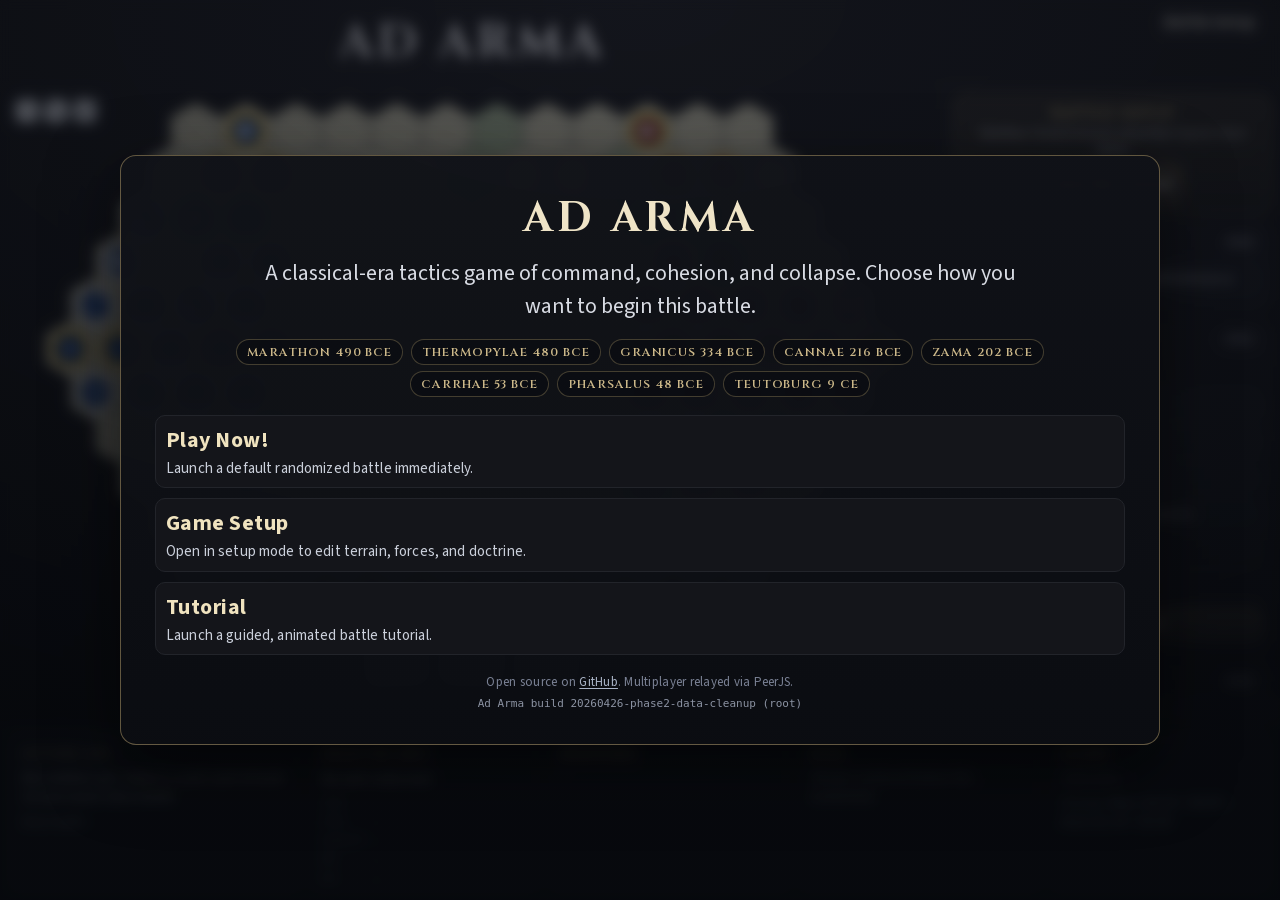
<file: index.html>
<!doctype html>
<html lang="en">
<head>
  <meta charset="utf-8" />
  <meta name="viewport" content="width=device-width, initial-scale=1, viewport-fit=cover" />
  <meta name="apple-mobile-web-app-capable" content="yes" />
  <meta name="apple-mobile-web-app-title" content="Ad Arma" />
  <meta name="theme-color" content="#1a1410" />
  <meta name="description" content="Ad Arma is a free, browser-based classical-era hex tactics game of command, cohesion, and collapse. Play historical battles like Marathon, Cannae, and Pharsalus solo or online." />
  <title>Ad Arma — Classical-Era Hex Tactics in the Browser</title>

  <link rel="canonical" href="https://ad-arma.com/" />

  <meta property="og:type" content="website" />
  <meta property="og:site_name" content="Ad Arma" />
  <meta property="og:title" content="Ad Arma — Classical-Era Hex Tactics" />
  <meta property="og:description" content="A free browser tactics game of command, cohesion, and collapse. Marathon, Cannae, Pharsalus, and more — solo or online." />
  <meta property="og:url" content="https://ad-arma.com/" />
  <meta property="og:image" content="https://ad-arma.com/assets/og-image.png" />
  <meta property="og:image:width" content="1200" />
  <meta property="og:image:height" content="630" />
  <meta property="og:image:alt" content="Ad Arma — classical-era hex tactics game" />

  <meta name="twitter:card" content="summary_large_image" />
  <meta name="twitter:title" content="Ad Arma — Classical-Era Hex Tactics" />
  <meta name="twitter:description" content="A free browser tactics game of command, cohesion, and collapse." />
  <meta name="twitter:image" content="https://ad-arma.com/assets/og-image.png" />

  <link rel="icon" type="image/svg+xml" href="assets/favicon.svg" />
  <link rel="icon" type="image/png" sizes="32x32" href="assets/favicon-32.png" />
  <link rel="apple-touch-icon" sizes="180x180" href="assets/apple-touch-icon.png" />
  <link rel="manifest" href="site.webmanifest" />

  <link rel="preload" as="font" type="font/woff2" href="fonts/cinzel-latin.woff2" crossorigin />
  <link rel="preload" as="font" type="font/woff2" href="fonts/sourcesans3-latin.woff2" crossorigin />
  <link rel="preload" as="script" href="app/main.js?v=20260426-phase2-data-cleanup" />
  <link rel="preload" as="script" href="vendor/peerjs-1.5.4.min.js" />
  <link rel="stylesheet" href="fonts/fonts.css" />
  <link rel="stylesheet" href="app/style.css?v=20260426-phase2-data-cleanup" />
</head>
<body>
  <div id="introOverlay" class="introOverlay open" aria-hidden="false">
    <div class="introCard" role="dialog" aria-modal="true" aria-labelledby="introTitle">
      <h1 id="introTitle" class="introTitle">Ad Arma</h1>
      <p class="introLead">
        A classical-era tactics game of command, cohesion, and collapse. Choose how you want to begin this battle.
      </p>
      <p class="introScenarioStrip" aria-label="Featured historical battles">
        <span>Marathon&nbsp;490 BCE</span>
        <span>Thermopylae&nbsp;480 BCE</span>
        <span>Granicus&nbsp;334 BCE</span>
        <span>Cannae&nbsp;216 BCE</span>
        <span>Zama&nbsp;202 BCE</span>
        <span>Carrhae&nbsp;53 BCE</span>
        <span>Pharsalus&nbsp;48 BCE</span>
        <span>Teutoburg&nbsp;9 CE</span>
      </p>
      <div class="introActions" id="introActions">
        <button id="introPlayNowBtn" class="btn introActionBtn" type="button">
          <span class="introActionTitle">Play Now!</span>
          <span class="introActionSub">Launch a default randomized battle immediately.</span>
        </button>
        <button id="introSetupBtn" class="btn introActionBtn" type="button">
          <span class="introActionTitle">Game Setup</span>
          <span class="introActionSub">Open in setup mode to edit terrain, forces, and doctrine.</span>
        </button>
        <button id="introTutorialBtn" class="btn introActionBtn" type="button">
          <span class="introActionTitle">Tutorial</span>
          <span class="introActionSub">Launch a guided, animated battle tutorial.</span>
        </button>
      </div>
      <div id="introTutorialPanel" class="introTutorialPanel" hidden>
        <h2>Guided Tutorial</h2>
        <p>
          This scripted lesson loads a fixed mirrored battlefield and walks through each piece type with narrated text
          and animated board callouts, including how to read War Council previews before you commit a directive.
        </p>
        <ul>
          <li>Infantry, Cavalry, Skirmisher, Archer</li>
          <li>General command radius, Runner relay, Medic support</li>
          <li>Combat flow: hit, retreat, and disarray</li>
          <li>Short movement, targeting, and directive-preview demonstrations</li>
        </ul>
        <div class="row">
          <button id="introTutorialStartBtn" class="btn wide btnHero" type="button">Start Guided Tutorial</button>
          <button id="introTutorialBackBtn" class="btn" type="button">Back</button>
        </div>
      </div>
      <p class="introFooter">
        Open source on <a href="https://github.com/never-nude/ad-arma-2" rel="noopener" target="_blank">GitHub</a>.
        Multiplayer relayed via PeerJS.
        <span class="introBuild" data-build-marker>Ad Arma build loading</span>
      </p>
    </div>
  </div>

  <div id="tutorialGuideOverlay" class="tutorialGuideOverlay" hidden aria-hidden="true">
    <div class="tutorialGuideCard" role="dialog" aria-modal="false" aria-labelledby="tutorialGuideTitle">
      <div class="tutorialGuideHead">
        <h2 id="tutorialGuideTitle">Battle Tutorial</h2>
        <div class="tutorialGuideHeadRight">
          <div id="tutorialGuideStepMeta" class="tutorialGuideStepMeta">Step 1/1</div>
          <button id="tutorialToggleUiBtn" class="btn tutorialGuideHeadBtn" type="button">Show UI</button>
          <button id="tutorialMinBtn" class="btn tutorialGuideHeadBtn" type="button">Minimize</button>
        </div>
      </div>
      <h3 id="tutorialGuideStepTitle" class="tutorialGuideStepTitle">Introduction</h3>
      <p id="tutorialGuideStepText" class="tutorialGuideStepText">
        Tutorial narration loads here.
      </p>
      <ul id="tutorialGuideLearn" class="tutorialGuideLearn" hidden></ul>
      <div id="tutorialGuideUnitWrap" class="tutorialGuideUnitWrap" hidden>
        <div class="tutorialGuideUnitLabel">Unit Mechanics</div>
        <div id="tutorialGuideUnitMove" class="tutorialGuideUnitMove"></div>
        <div id="tutorialGuideUnitRole" class="tutorialGuideUnitRole"></div>
        <ul id="tutorialGuideUnitNotes" class="tutorialGuideUnitNotes" hidden></ul>
      </div>
      <div id="tutorialGuideTaskWrap" class="tutorialGuideTaskWrap" hidden>
        <div class="tutorialGuideTaskLabel">Practice Task</div>
        <div id="tutorialGuideTaskText" class="tutorialGuideTaskText">Task instructions load here.</div>
        <div id="tutorialGuideTaskStatus" class="tutorialGuideTaskStatus">Waiting…</div>
      </div>
      <div class="tutorialGuideControls">
        <button id="tutorialPrevBtn" class="btn" type="button">Previous</button>
        <button id="tutorialAutoBtn" class="btn" type="button">Autoplay</button>
        <button id="tutorialSkipTaskBtn" class="btn" type="button">Skip Task</button>
        <button id="tutorialNextBtn" class="btn" type="button">Next</button>
      </div>
      <div class="tutorialGuideFooter">
        <button id="tutorialExitBtn" class="btn" type="button">Exit Tutorial</button>
      </div>
    </div>
  </div>

  <header id="hud">
    <div id="hudTitle">Ad Arma</div>
    <div id="hudMeta">…</div>
    <div id="hudLast">…</div>
  </header>

  <main id="layout">
    <section id="canvasWrap">
      <div id="boardStage">
        <canvas id="c"></canvas>
        <div id="cornerDiceHud" aria-live="polite" aria-label="Last dice roll">
          <div id="cornerDiceRow" class="physicalDiceRow"></div>
        </div>
      </div>
      <div id="boardDiceDock" aria-live="polite" aria-label="Last dice roll">
        <div id="physicalDiceRow" class="physicalDiceRow">
          <span class="physicalDiceEmpty">No dice yet.</span>
        </div>
        <div id="boardDiceResult" class="boardDiceResult"></div>
      </div>
    </section>

    <aside id="side">
      <div id="setupStageBanner" class="setupStageBanner">
        <div class="setupStageTitle">Battle Setup</div>
        <div class="setupStageSub">Workflow: Choose Scenario • Build War Council • Start Battle</div>
        <div class="setupStageActions">
          <button id="doctrineOpenHeroBtn" class="btn wide btnHero">Open War Council</button>
        </div>
      </div>
      <div id="turnOrdersPanel" class="panel">
        <div class="panelTitle">Turn &amp; Orders</div>
        <div class="row">
          <div class="label">Battle</div>
          <button id="modeBtn" class="btn">To Play</button>
        </div>

        <div class="row">
          <div class="label">Game</div>
          <select id="gameModeSel" class="select">
            <option value="hvai">Human vs AI</option>
            <option value="online">Online Host/Guest</option>
          </select>
        </div>

        <div id="aiDifficultyRow" class="row">
          <div class="label">AI</div>
          <select id="aiDifficultySel" class="select">
            <option value="easy">Easy</option>
            <option value="standard">Standard</option>
            <option value="hard">Hard</option>
          </select>
        </div>
        <div id="humanSideRow" class="row">
          <div class="label">Side</div>
          <select id="humanSideSel" class="select">
            <option value="blue">Blue</option>
            <option value="red">Red</option>
          </select>
        </div>

        <div class="row">
          <div class="label">Victory</div>
          <select id="victorySel" class="select"></select>
        </div>
        <div class="row">
          <button id="endTurnBtn" class="btn wide">End Turn</button>
        </div>
        <div class="row">
          <button id="lineAdvanceBtn" class="btn wide">Line Advance</button>
        </div>
        <div class="row">
          <button id="doctrineOpenTurnBtn" class="btn wide btnHero">Open War Council</button>
        </div>
        <div class="row playOnlyRow">
          <div class="label">Advance Dir</div>
          <select id="lineAdvanceDirSel" class="select">
            <option value="ur">Up Right</option>
            <option value="ul">Up Left</option>
            <option value="dr">Down Right</option>
            <option value="dl">Down Left</option>
          </select>
        </div>
        <div class="row playOnlyRow">
          <div class="label">Directive</div>
          <select id="commandSel" class="select"></select>
        </div>
        <div id="commandCoachCard" class="commandCoachCard playOnlyRow" aria-live="polite">
          <div class="commandCoachHead">
            <div id="commandCoachTitle" class="commandCoachTitle">Directive Preview</div>
            <div id="commandCoachMeta" class="commandCoachMeta">
              Select a directive to see its spend, picks, and battlefield effect before you commit.
            </div>
          </div>
          <div id="commandCoachBody" class="commandCoachBody">
            Open War Council for the animated board preview, or choose a directive to see its plain-language coaching here.
          </div>
        </div>
        <div class="row playOnlyRow">
          <button id="commandUseBtn" class="btn wide">Use Directive</button>
          <button id="commandSkipBtn" class="btn wide">Skip Directive</button>
        </div>
        <div class="row playOnlyRow">
          <button id="openOrdersKeyBtn" class="btn wide">Orders Key</button>
        </div>
        <div id="commandPhaseNote" class="note">Start-of-turn doctrine step: declare one directive now, press Skip Directive, or click a friendly unit to begin without one.</div>
      </div>

      <div id="statusPanel" class="panel">
        <div class="panelTitle">Battle Status</div>
        <div id="statusMeta" class="statusMeta">Status loading…</div>
        <div id="statusLast" class="statusLast">Latest action: -</div>
      </div>

      <div id="rulesPanel" class="panel">
        <div class="panelTitle">Rules</div>
        <div class="row">
          <button id="openQuickRulesBtn" class="btn wide">Quick Rules</button>
          <button id="openFullRulesBtn" class="btn wide">Full Reference</button>
        </div>
      </div>

      <div id="scenarioPanel" class="panel">
        <div class="panelTitle">Scenario</div>
        <div class="row">
          <select id="scenarioSel" class="select"></select>
        </div>
        <div id="scenarioSides" class="note scenarioSides">Blue: Blue Army • Red: Red Army</div>
      </div>

      <div id="setupPanel" class="panel">
        <div class="panelTitle">Battle Setup</div>
        <div class="row">
          <div class="label">Tool</div>
          <button id="toolUnits" class="btn">Units</button>
          <button id="toolTerrain" class="btn">Terrain</button>
        </div>
      </div>

      <div id="ordersPanel" class="panel">
        <div class="panelTitle">War Council</div>
        <div id="ordersReadyNote" class="note">
          Waiting for game setup. In online mode, this panel appears after both commanders are connected.
        </div>
        <div class="note">
          Build each side with 3 Tier-1, 3 Tier-2, and 3 Tier-3 orders.
          Tier sets the War Council selection group; the preview shows the action spend paid when an order is issued.
          Reusable orders can be issued again in later turns. Single-Use orders are consumed after use.
        </div>
        <div class="row">
          <div class="label">Loadout</div>
          <button id="doctrineRecommendedBtn" class="btn">Recommended</button>
          <button id="doctrineRandomBtn" class="btn">Random</button>
          <button id="doctrineBlankBtn" class="btn">Blank</button>
        </div>
        <div class="row">
          <button id="doctrineOpenBtn" class="btn wide">War Council</button>
        </div>
        <div id="doctrineSummary" class="note">Blue and Red doctrine loadouts pending.</div>
      </div>

      <div id="doctrineIntelPanel" class="panel">
        <div class="panelTitle">Order Intelligence</div>
        <div class="note">Own doctrine (hidden to enemy until used):</div>
        <div id="doctrineOwnList" class="doctrineList"></div>
        <div class="note">Known enemy doctrine (revealed):</div>
        <div id="doctrineKnownList" class="doctrineList"></div>
        <div class="note">Enemy single-use orders already consumed:</div>
        <div id="doctrineSpentList" class="doctrineList"></div>
        <div class="note">Command history (recent):</div>
        <div id="doctrineHistoryList" class="doctrineList"></div>
      </div>

      <div id="dicePanel" class="panel">
        <div class="panelTitle">Dice</div>
        <div class="row">
          <div class="label">Last Roll</div>
          <div id="diceSummary" class="diceSummary">No rolls yet.</div>
        </div>
        <div id="diceTray" class="diceTray"></div>
      </div>

      <div id="editorPanel" class="panel editorOnly">
        <div class="panelTitle">Editor Tools</div>
        <div class="row">
          <div class="label">Side</div>
          <button id="sideBlue" class="btn">Blue</button>
          <button id="sideRed" class="btn">Red</button>
        </div>

        <div class="row">
          <div class="label">Type</div>
          <div id="typeBtns" class="btnGrid">
            <button class="btn" data-type="inf">INF</button>
            <button class="btn" data-type="cav">CAV</button>
            <button class="btn" data-type="skr">SKR</button>
            <button class="btn" data-type="arc">ARC</button>
            <button class="btn" data-type="gen">GEN</button>
            <button class="btn" data-type="run">RUN</button>
            <button class="btn" data-type="iat">MED</button>
          </div>
        </div>

        <div class="row">
          <button id="eraseBtn" class="btn wide">Erase</button>
        </div>

        <div class="row">
          <div class="label">Quality</div>
          <button id="qGreen" class="btn">Green</button>
          <button id="qRegular" class="btn">Regular</button>
          <button id="qVeteran" class="btn">Veteran</button>
        </div>

        <div class="row">
          <div class="label">Terrain</div>
              <div id="terrainBtns" class="btnGrid">
                <button class="btn" data-terrain="clear">Clear</button>
                <button class="btn" data-terrain="hills">Hills</button>
                <button class="btn" data-terrain="woods">Woods</button>
                <button class="btn" data-terrain="rough">Rough</button>
                <button class="btn" data-terrain="water">Water</button>
                <button class="btn" data-terrain="mountains">Mountains</button>
              </div>
            </div>

          </div>

      <div id="rulesSideOverlay" class="rulesSideOverlay" aria-hidden="true">
        <div class="rulesSideCard" role="dialog" aria-modal="true" aria-labelledby="rulesSideTitle">
          <div class="rulesSideHead">
            <h2 id="rulesSideTitle">Rules Reference</h2>
            <button id="closeRulesSideBtn" class="btn" type="button">Close</button>
          </div>
          <div class="rulesSideTabs">
            <button id="rulesTabQuickBtn" class="btn active" type="button">Quick Rules</button>
            <button id="rulesTabFullBtn" class="btn" type="button">Full Reference</button>
            <button id="rulesTabCommandsBtn" class="btn" type="button">Orders Guide</button>
          </div>
          <div class="rulesSideBody">
            <article id="rulesQuickDoc" class="rulesDoc active">
              <h3>Short Rules</h3>
              <p>
                Each side gets 3 actions per turn. At the start of each turn, before unit actions, you may commit one command order
                or skip the doctrine step. After that, you may move, attack, pass, or use Line Advance. After action 3, turn passes automatically.
              </p>
              <p>
                Dice are d6: 6 = hit + disarray, 5 = hit, 4 = retreat, 3 = disarray, 1-2 = miss.
                Blocked retreat converts to damage.
              </p>
              <p>
                Command is local. Generals project command (Green 3, Regular 4, Veteran 5). Runners relay command at radius 1.
                Cavalry and veterans are less restricted by command breaks.
              </p>
              <p>
                Terrain matters: clear is easiest, woods/hills/rough add friction, water and mountains are impassable.
                Woods also reduce incoming attack dice.
              </p>
              <h3>Victory Modes</h3>
              <ul>
                <li><b>Proportional Victory:</b> capture UP equal to at least half of your own starting UP.</li>
                <li><b>Annihilation:</b> destroy all enemy units.</li>
                <li><b>Decapitation:</b> destroy all enemy generals.</li>
              </ul>
              <h3>Controls</h3>
              <ul>
                <li><b>P</b> to pass with selected unit.</li>
                <li><b>L</b> for Line Advance with infantry selection.</li>
                <li><b>C</b> to toggle command overlay.</li>
                <li>In Edit mode, click to place units or paint terrain.</li>
                <li>In Play mode, click a friendly unit to view legal move/attack options.</li>
              </ul>
            </article>

            <article id="rulesFullDoc" class="rulesDoc">
              <h3>Ad Arma Full Reference</h3>
              <p>
                Ad Arma is a hex-based tactics game about coordination, pressure, and collapse. Each piece is a formation,
                not a single person. Infantry holds lines, cavalry changes battle geometry, skirmishers screen and disrupt, and
                archers create ranged pressure. Generals are command anchors. Runners and medics are support units with no
                frontline attack role. The core design idea is simple: armies win when they keep cohesion and break the enemy's.
              </p>
              <p>
                A normal turn gives each side three actions. Most units can be activated once in that turn. Because actions are
                limited, good play is about choosing where to spend attention instead of trying to move everything at once. If a
                player uses fewer than three actions, the turn can still be ended manually, but after the third action it should
                advance automatically. This keeps momentum and prevents unnecessary clicks.
              </p>
              <p>
                Unit quality affects staying power and strategic value. In Ad Arma, quality changes HP and UP, and in some
                cases command dependence and mobility. It does not exist just for flavor. Green formations are cheaper and more
                brittle. Regular formations are dependable. Veteran formations are harder to break and can operate more
                independently. This is one of the main balancing levers for scenario design and army drafting.
              </p>
              <ul>
                <li><b>INF HP:</b> 3 / 4 / 5 (Green / Regular / Veteran)</li>
                <li><b>CAV HP:</b> 2 / 3 / 4</li>
                <li><b>SKR HP:</b> 1 / 2 / 3</li>
                <li><b>ARC HP:</b> 1 / 2 / 3</li>
                <li><b>GEN HP:</b> 2 / 3 / 4</li>
                <li><b>RUN HP:</b> 2 / 2 / 2</li>
                <li><b>Medic HP:</b> 1 / 1 / 1</li>
              </ul>
              <ul>
                <li><b>INF UP:</b> 3 / 5 / 7</li>
                <li><b>CAV UP:</b> 6 / 8 / 10</li>
                <li><b>SKR UP:</b> 2 / 3 / 4</li>
                <li><b>ARC UP:</b> 2 / 4 / 6</li>
                <li><b>GEN UP:</b> 8 / 10 / 12</li>
                <li><b>RUN UP:</b> 1 / 2 / 3</li>
                <li><b>Medic UP:</b> 4 / 4 / 4</li>
              </ul>
              <p>
                Movement is constrained by both terrain and engagement. Clear terrain costs 1 movement point. Hills, woods, and
                rough generally cost 2, except cavalry usually pays 3 there. Water is impassable. Engaged units usually cannot
                move freely, which creates sticky fronts and makes line shape matter. Skirmishers, runners, and veterans can
                disengage by one safe hex under the current rules. This means elite or specialized formations can recover from
                contact better than standard troops.
              </p>
              <p>
                Combat is resolved with d6 dice. A 6 is hit + disarray, 5 is hit, 4 is retreat, 3 is disarray, and
                1-2 is miss. Melee and ranged profiles determine how many dice are rolled before modifiers. Standard melee dice are:
                infantry 2, cavalry 3, skirmishers 2, archers 1, general 1, runner 0, medic 0. Ranged attacks are primarily for
                archers and skirmishers: archers roll 2 dice at range 2 and 1 die at range 3; skirmishers roll 1 die at range 2.
                Engaged units cannot perform ranged attacks.
              </p>
              <p>
                Terrain and formation modifiers then adjust those base dice. Defender in woods reduces attacker dice by 1, with a
                minimum of one die so combat always has some chance to resolve. Retreat results are positional pressure, not just
                flavor text. If a unit cannot retreat because the target hex is blocked or invalid, that retreat converts into a
                hit. This is why pinning and encirclement pressure are so dangerous.
              </p>
              <p>
                Command and control are central to Ad Arma. Units are "in command" when they are in range of a friendly
                general or a runner relay. General command range scales by quality: green 3, regular 4, veteran 5. Runner relay
                range is 1. Cavalry and veterans are more independent, while lower-quality formations suffer stronger
                out-of-command limits. This encourages players to protect generals, keep command chains coherent, and use runners
                to stabilize distant sectors.
              </p>
              <p>
                Special units provide tactical utility. The runner has no attack and exists to move orders forward. The medic also
                has no attack; instead, the medic can spend its action to heal one adjacent friendly unit for +1 HP. The medic is
                fragile, so placement and timing matter. Using support units well can preserve your line through key turns.
              </p>
              <p>
                Runner and medic details are fixed and important for balance. Runner HP is 2 at all quality levels, with movement
                3/4/5 (green/regular/veteran) and UP 1/2/3. Medic is always regular quality in practice, has 1 HP, no attack, and
                costs 4 UP. Medic action is a single adjacent heal of +1 HP.
              </p>
              <p>
                Line Advance is a formation action for infantry. It lets a connected infantry line push forward together for one
                action, without attacking as part of that same action. It is designed to model coordinated pressure and controlled
                front movement. Because board direction and connectivity matter on hexes, previewing line members and direction is
                important for readability.
              </p>
              <p>
                Two additional tactical behaviors are active in this ruleset: cavalry gain angle pressure against unbraced infantry
                (+1 die from flank, +2 dice from rear), and veteran cavalry can disengage after melee when movement remains and the
                withdrawal hex is safe. Blocked retreats always convert into hits.
              </p>
              <p>
                Victory conditions are scenario-dependent. In Clear Victory, players race to capture enough enemy UP. In
                Decapitation, general survival becomes the central objective. In Annihilation, every remaining unit matters.
                The best way to learn these systems is to watch the combat breakdown, dice outcomes, and modifier text while you
                play. Ad Arma is intended to make cause-and-effect visible, not hidden.
              </p>
              <h3>The Three Elements</h3>
              <p>
                Ad Arma combines three forces: strategy, chance, and command doctrine. Strategy is your positioning and timing;
                chance comes from the dice; command doctrine is the bluff-and-read layer created by hidden orders.
                That doctrine layer plays like a poker mind game: you infer the opponent's plan as orders are revealed.
              </p>
            </article>
            <article id="rulesCommandsDoc" class="rulesDoc">
              <h3>Command Orders Primer</h3>
              <p>
                Each side builds a 3/3/3 doctrine before battle: three Tier 1, three Tier 2, and three Tier 3 orders.
                Tiers organize War Council selection; the order preview lists the actual action spend. Orders are labeled as <b>Reusable</b> or <b>Single-Use</b>.
              </p>
              <p>
                At the start of your turn, before unit actions, you may issue one legal order or skip the doctrine step.
                Reusable means you may issue that order again on a later turn if legal. Single-Use means once it is issued, it is consumed.
                This guide lists every order in plain language.
              </p>
              <div class="rulesCommandScopeRow">
                <button id="rulesCommandsSelectedBtn" class="btn active" type="button">My War Council</button>
                <button id="rulesCommandsAllBtn" class="btn" type="button">All Orders</button>
              </div>
              <div id="rulesCommandsContext" class="note">Showing your selected War Council orders.</div>
              <div id="rulesCommandsList"></div>
            </article>
          </div>
        </div>
      </div>

      <div id="doctrineOverlay" class="rulesSideOverlay" aria-hidden="true">
        <div class="rulesSideCard doctrineCard" role="dialog" aria-modal="true" aria-labelledby="doctrineTitle">
          <div class="rulesSideHead">
            <h2 id="doctrineTitle">War Council (3/3/3)</h2>
            <button id="closeDoctrineBtn" class="btn" type="button">Minimize</button>
          </div>
          <div class="doctrineIntroNote">
            Select exactly 3 orders in each tier column. Each preview explains action spend, target guidance, board effect,
            and when the order is strongest. Reusable orders can be used again; Single-Use orders are consumed when played.
          </div>
          <div class="row">
            <div class="label">Editing</div>
            <select id="doctrineSideSel" class="select">
              <option value="blue">Blue</option>
              <option value="red">Red</option>
            </select>
            <button id="doctrineRecommendBtn" class="btn">Recommended</button>
            <button id="doctrineRandomizeBtn" class="btn">Random</button>
            <button id="doctrineBlankizeBtn" class="btn">Blank</button>
          </div>
          <div id="doctrineBuilderCounts" class="note">Select exactly 3 commands in each tier group.</div>
          <div class="doctrineModalBody">
            <div class="doctrineModalAside">
              <div id="doctrineExplain" class="doctrineExplain">
                Select an order to view its action spend, target guidance, timing, and board preview.
              </div>
              <div id="doctrinePreviewWrap" class="doctrinePreviewWrap" aria-label="Command preview">
                <div id="doctrinePreviewTitle" class="doctrinePreviewTitle">Previewing: Select an order</div>
                <canvas id="doctrinePreviewCanvas" width="900" height="360"></canvas>
                <div id="doctrinePreviewCaption" class="doctrinePreviewCaption">
                  Preview appears here after selecting a directive. Blue paths show movement, red shows attack pressure,
                  purple shows command links, and green marks hold/brace effects.
                </div>
              </div>
            </div>
            <div class="doctrineBuilderGrid">
              <section id="doctrineCost1Col" class="doctrineCostCol">
                <h3 id="doctrineCost1Title">Tier 1</h3>
                <div id="doctrineCost1List" class="doctrineBuilderList"></div>
              </section>
              <section id="doctrineCost2Col" class="doctrineCostCol">
                <h3 id="doctrineCost2Title">Tier 2</h3>
                <div id="doctrineCost2List" class="doctrineBuilderList"></div>
              </section>
              <section id="doctrineCost3Col" class="doctrineCostCol">
                <h3 id="doctrineCost3Title">Tier 3</h3>
                <div id="doctrineCost3List" class="doctrineBuilderList"></div>
              </section>
            </div>
          </div>
          <div class="row">
            <button id="doctrineConfirmBtn" class="btn wide doctrineConfirmBtn">Confirm Doctrine</button>
          </div>
        </div>
      </div>
    </aside>
  </main>

  <section id="combatRail" aria-live="polite">
    <div class="combatCol combatColBreakdown">
      <div class="combatColTitle">Action Log</div>
      <div id="combatSummary" class="combatSummary">No combat yet. Select a unit and attack to see exact dice math.</div>
      <div id="combatMath" class="combatMeta">Dice math: -</div>
      <div id="combatHint" class="combatHint">Rules: 6=hit+disarray, 5=hit, 4=retreat, 3=disarray, 1-2=miss.</div>
    </div>
    <div id="selectedUnitPanel" class="combatCol combatColInspector">
      <div class="combatColTitle">Selected Unit</div>
      <div id="inspectorTitle" class="inspectorTitle">No unit selected.</div>
      <div class="inspectorGrid">
        <div class="inspectorKey">Side</div><div id="inspectorSide" class="inspectorVal">-</div>
        <div class="inspectorKey">Type</div><div id="inspectorType" class="inspectorVal">-</div>
        <div class="inspectorKey">Quality</div><div id="inspectorQuality" class="inspectorVal">-</div>
        <div class="inspectorKey">HP</div><div id="inspectorHp" class="inspectorVal">-</div>
        <div class="inspectorKey">UP</div><div id="inspectorUp" class="inspectorVal">-</div>
      </div>
    </div>
    <div class="combatCol combatColModifiers">
      <div class="combatColTitle">Modifiers</div>
      <div id="combatTerrain" class="combatMeta">Position modifiers: -</div>
    </div>
    <div class="combatCol combatColDice">
      <div class="combatColTitle">Dice</div>
      <div class="combatMeta">Shown centered below the battlefield.</div>
    </div>
    <div class="combatCol combatColOutcome">
      <div class="combatColTitle">Score</div>
      <div id="combatOutcome" class="combatMeta">Outcome: -</div>
      <div id="combatForces" class="combatMeta">Forces: Blue - UP / - HP • Red - UP / - HP</div>
    </div>
    <div class="combatCol combatColOnline">
      <div class="combatColTitle">Multiplayer</div>
      <div class="onlineRow">
        <div class="onlineLabel">Room</div>
        <button id="onlineHostBtn" class="btn wide">Create Room</button>
        <button id="onlineLeaveBtn" class="btn">Leave</button>
      </div>
      <div class="onlineRow">
        <div class="onlineLabel">Code</div>
        <div id="onlineMyCode" class="monoVal roomCode empty">----</div>
      </div>
      <div class="onlineRow">
        <div class="onlineLabel">Join</div>
        <input id="onlineJoinCode" class="input" type="text" maxlength="4" autocomplete="off" spellcheck="false" placeholder="Code" />
        <button id="onlineJoinBtn" class="btn">Connect</button>
      </div>
      <div class="onlineRow">
        <div class="onlineLabel">Guest Side</div>
        <select id="onlineGuestSideSel" class="select">
          <option value="red">Red (Guest)</option>
          <option value="blue">Blue (Guest)</option>
        </select>
      </div>
      <div class="onlineRow">
        <div class="onlineLabel">Call</div>
        <select id="onlineInitiativeSel" class="select">
          <option value="odds">Odds</option>
          <option value="evens">Evens</option>
        </select>
      </div>
      <div class="onlineRow">
        <div class="onlineLabel">Draft</div>
        <select id="draftModeSel" class="select">
          <option value="off">Off</option>
          <option value="visible">Visible Placement</option>
          <option value="fog">Hidden Placement (Reveal)</option>
        </select>
      </div>
      <div class="onlineRow">
        <div class="onlineLabel">UP</div>
        <input id="draftBudgetInput" class="input" type="number" min="20" max="300" step="5" value="120" />
      </div>
      <div class="onlineDraftBtns">
        <button id="startDraftBtn" class="btn wide">Start Draft</button>
        <button id="draftDoneBtn" class="btn wide">Done For Side</button>
      </div>
    </div>
  </section>

  <script src="vendor/peerjs-1.5.4.min.js"></script>
  <script src="app/ui/icons.js?v=20260426-phase2-data-cleanup"></script>
  <script src="app/data/scenario-meta.js?v=20260426-phase2-data-cleanup"></script>
  <script src="app/data/doctrine-orders.js?v=20260426-phase2-data-cleanup"></script>
  <script src="app/rules/doctrine-effects.js?v=20260426-phase2-data-cleanup"></script>
  <script src="app/rules/doctrine-utils.js?v=20260426-phase2-data-cleanup"></script>
  <script src="app/rules/objectives.js?v=20260426-phase2-data-cleanup"></script>
  <script src="app/rules/combat-dice.js?v=20260426-phase2-data-cleanup"></script>
  <script src="build.js?v=20260426-phase2-data-cleanup"></script>
  <script src="app/main.js?v=20260426-phase2-data-cleanup"></script>
</body>
</html>
</file>
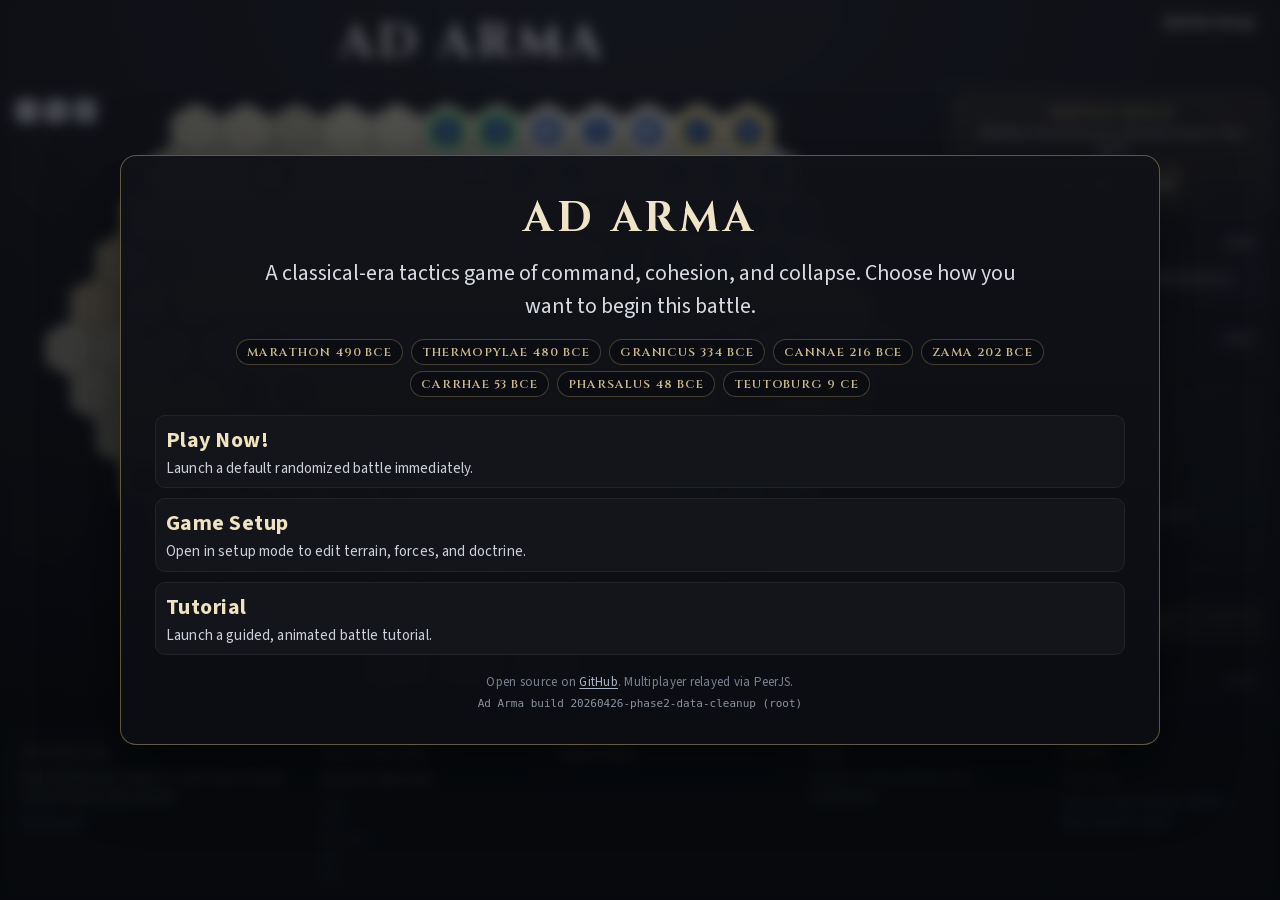
<file: trial/index.html>
<!doctype html>
<html lang="en">
<head>
  <meta charset="utf-8" />
  <meta name="viewport" content="width=device-width, initial-scale=1" />
  <meta name="robots" content="noindex" />
  <meta http-equiv="refresh" content="0; url=/" />
  <link rel="canonical" href="https://ad-arma.com/" />
  <title>Ad Arma Trial</title>
</head>
<body>
  <main>
    <h1>Ad Arma</h1>
    <p>The trial entry point now shares the root app. Redirecting to <a href="/">Ad Arma</a>.</p>
    <p data-build-marker>Ad Arma build loading</p>
  </main>
  <script src="/build.js?v=20260426-phase2-data-cleanup"></script>
  <script>
    window.location.replace('/' + window.location.search + window.location.hash);
  </script>
</body>
</html>
</file>
<file: fonts/fonts.css>
/* Self-hosted Cinzel + Source Sans 3 (latin + latin-ext subsets only). */
/* Source: Google Fonts API, fetched 2026-04-25. */

@font-face {
  font-family: 'Cinzel';
  font-style: normal;
  font-weight: 600 700;
  font-display: swap;
  src: url('cinzel-latin.woff2') format('woff2');
  unicode-range: U+0000-00FF, U+0131, U+0152-0153, U+02BB-02BC, U+02C6, U+02DA, U+02DC, U+0304, U+0308, U+0329, U+2000-206F, U+20AC, U+2122, U+2191, U+2193, U+2212, U+2215, U+FEFF, U+FFFD;
}
@font-face {
  font-family: 'Cinzel';
  font-style: normal;
  font-weight: 600 700;
  font-display: swap;
  src: url('cinzel-latin-ext.woff2') format('woff2');
  unicode-range: U+0100-02BA, U+02BD-02C5, U+02C7-02CC, U+02CE-02D7, U+02DD-02FF, U+0304, U+0308, U+0329, U+1D00-1DBF, U+1E00-1E9F, U+1EF2-1EFF, U+2020, U+20A0-20AB, U+20AD-20C0, U+2113, U+2C60-2C7F, U+A720-A7FF;
}

@font-face {
  font-family: 'Source Sans 3';
  font-style: normal;
  font-weight: 400 700;
  font-display: swap;
  src: url('sourcesans3-latin.woff2') format('woff2');
  unicode-range: U+0000-00FF, U+0131, U+0152-0153, U+02BB-02BC, U+02C6, U+02DA, U+02DC, U+0304, U+0308, U+0329, U+2000-206F, U+20AC, U+2122, U+2191, U+2193, U+2212, U+2215, U+FEFF, U+FFFD;
}
@font-face {
  font-family: 'Source Sans 3';
  font-style: normal;
  font-weight: 400 700;
  font-display: swap;
  src: url('sourcesans3-latin-ext.woff2') format('woff2');
  unicode-range: U+0100-02BA, U+02BD-02C5, U+02C7-02CC, U+02CE-02D7, U+02DD-02FF, U+0304, U+0308, U+0329, U+1D00-1DBF, U+1E00-1E9F, U+1EF2-1EFF, U+2020, U+20A0-20AB, U+20AD-20C0, U+2113, U+2C60-2C7F, U+A720-A7FF;
}
</file>
<file: app/style.css>
:root{
  --bg:#0b0b0d;
  --panel:#101014;
  --line:#22242a;
  --text:#e7e7ea;
  --muted:#a6a6b0;
  --btn:#14151a;
  --btn2:#1a1c22;
  --focus:#79a7ff;
  --accent:#d8bd7e;
  --combat-h:176px;
  --hud-h:72px;
  --side-w:336px;
  --safe-top: env(safe-area-inset-top, 0px);
  --safe-right: env(safe-area-inset-right, 0px);
  --safe-bottom: env(safe-area-inset-bottom, 0px);
  --safe-left: env(safe-area-inset-left, 0px);
  --ui-font:'Source Sans 3', 'Segoe UI', Tahoma, sans-serif;
}

*{box-sizing:border-box;}
html,body{
  height:100%;
  margin:0;
  background:var(--bg);
  color:var(--text);
  font-family:var(--ui-font);
  font-size:16px;
  -webkit-text-size-adjust:100%;
}
body{
  padding:var(--safe-top) var(--safe-right) var(--safe-bottom) var(--safe-left);
}

body.intro-open #hud,
body.intro-open #layout,
body.intro-open #combatRail{
  filter:blur(3px) saturate(0.92);
  pointer-events:none;
  user-select:none;
}

.introOverlay{
  position:fixed;
  inset:0;
  z-index:360;
  display:none;
  align-items:center;
  justify-content:center;
  padding:clamp(14px, 3vw, 34px);
  background:radial-gradient(120% 90% at 50% 0%, rgba(25,28,38,0.60), rgba(6,8,12,0.88));
  backdrop-filter:blur(6px) saturate(106%);
  -webkit-backdrop-filter:blur(6px) saturate(106%);
}

.introOverlay.open{
  display:flex;
}

.introCard{
  width:min(1040px, 95vw);
  max-height:min(92dvh, 920px);
  overflow:auto;
  border:1px solid rgba(216,189,126,0.42);
  border-radius:16px;
  padding:clamp(20px, 3vw, 34px);
  background:linear-gradient(180deg, rgba(16,18,24,0.97), rgba(11,13,18,0.97));
  box-shadow:0 22px 70px rgba(0,0,0,0.56);
}

.introTitle{
  margin:0 0 10px;
  text-align:center;
  font-family:'Cinzel','Trajan Pro','Times New Roman',serif;
  font-weight:700;
  letter-spacing:0.09em;
  text-transform:uppercase;
  color:#efe4c7;
  font-size:clamp(42px, 2.2vw + 12px, 64px);
}

.introLead{
  margin:0 auto 16px;
  max-width:70ch;
  text-align:center;
  color:#d8dbe3;
  font-size:clamp(17px, 0.8vw + 13px, 22px);
  line-height:1.5;
}

.introScenarioStrip{
  margin:0 auto 18px;
  max-width:860px;
  display:flex;
  flex-wrap:wrap;
  justify-content:center;
  gap:6px 8px;
  font-family:'Cinzel','Trajan Pro','Times New Roman',serif;
  font-size:12px;
  letter-spacing:0.08em;
  text-transform:uppercase;
}
.introScenarioStrip span{
  padding:4px 10px;
  border:1px solid rgba(216,189,126,0.28);
  border-radius:999px;
  background:rgba(8,10,16,0.55);
  color:#cdb98a;
}

.introFooter{
  margin:18px auto 0;
  text-align:center;
  color:#7a8194;
  font-size:13px;
  letter-spacing:0.02em;
}
.introFooter a{
  color:#a9b3c6;
  text-decoration:underline;
  text-underline-offset:2px;
}
.introFooter a:hover{ color:#e6e9f0; }
.introBuild{
  display:block;
  margin-top:6px;
  font-family:ui-monospace, SFMono-Regular, Menlo, Consolas, monospace;
  font-size:11px;
  letter-spacing:0;
  color:#8c93a3;
}

.introActions{
  display:grid;
  gap:10px;
}

.introActionBtn{
  width:100%;
  padding:14px 16px;
  min-height:84px;
  text-align:left;
  border-color:rgba(216,189,126,0.24);
  background:linear-gradient(180deg, rgba(24,27,36,0.94), rgba(16,18,25,0.94));
}

.introActionTitle{
  display:block;
  font-size:22px;
  font-weight:700;
  color:#f0e3bf;
  letter-spacing:0.02em;
}

.introActionSub{
  display:block;
  margin-top:3px;
  font-size:15px;
  color:#cbd0db;
  line-height:1.35;
}

.introTutorialPanel{
  margin-top:12px;
  border:1px solid rgba(216,189,126,0.3);
  border-radius:12px;
  padding:12px;
  background:rgba(8,10,16,0.72);
}

.introTutorialPanel h2{
  margin:0 0 8px;
  font-family:'Cinzel','Trajan Pro','Times New Roman',serif;
  letter-spacing:0.06em;
  text-transform:uppercase;
  color:#e6d29d;
  font-size:18px;
}

.introTutorialPanel p,
.introTutorialPanel li{
  color:#d4d9e2;
  font-size:15px;
  line-height:1.45;
}

.introTutorialPanel ul{
  margin:8px 0 12px;
  padding-left:18px;
}

.tutorialGuideOverlay{
  position:fixed;
  z-index:320;
  left:calc(var(--safe-left) + 10px);
  right:auto;
  top:calc(var(--safe-top) + 98px);
  width:min(580px, calc(100vw - var(--side-w) - 34px));
  max-width:min(580px, calc(100vw - var(--side-w) - 34px));
  pointer-events:none;
}

.tutorialGuideCard{
  pointer-events:auto;
  border:1px solid rgba(216,189,126,0.48);
  border-radius:14px;
  background:linear-gradient(180deg, rgba(14,16,23,0.96), rgba(10,12,18,0.94));
  box-shadow:0 20px 54px rgba(0,0,0,0.45);
  padding:16px 18px;
  max-height:min(80dvh, 760px);
  overflow:auto;
}

.tutorialGuideHead{
  display:flex;
  align-items:flex-start;
  justify-content:space-between;
  gap:10px;
}

.tutorialGuideHeadRight{
  display:flex;
  align-items:center;
  gap:6px;
  justify-content:flex-end;
  flex-wrap:wrap;
}

.tutorialGuideHeadBtn{
  min-height:28px;
  padding:5px 9px;
  font-size:13px;
  border-radius:999px;
  background:rgba(255,255,255,0.03);
}

.tutorialGuideHead h2{
  margin:0;
  font-family:'Cinzel','Trajan Pro','Times New Roman',serif;
  font-size:21px;
  letter-spacing:0.07em;
  text-transform:uppercase;
  color:#e8d8aa;
}

.tutorialGuideStepMeta{
  font-size:13px;
  color:#c6cedd;
  padding:3px 8px;
  border:1px solid rgba(216,189,126,0.35);
  border-radius:999px;
  white-space:nowrap;
}

.tutorialGuideStepTitle{
  margin:10px 0 6px;
  font-size:24px;
  line-height:1.25;
  color:#f2f5fb;
}

.tutorialGuideStepText{
  margin:0;
  color:#d9dee9;
  font-size:19px;
  line-height:1.45;
}

.tutorialGuideLearn{
  margin:10px 0 4px;
  padding-left:18px;
  color:#d8deea;
  font-size:15px;
  line-height:1.35;
}

.tutorialGuideLearn li{
  margin:0 0 4px;
}

.tutorialGuideUnitWrap{
  margin-top:10px;
  border:1px solid rgba(216,189,126,0.34);
  border-radius:10px;
  padding:8px 10px;
  background:linear-gradient(180deg, rgba(33,28,20,0.46), rgba(21,18,13,0.42));
}

.tutorialGuideUnitLabel{
  font-size:11px;
  letter-spacing:0.08em;
  text-transform:uppercase;
  color:#f0ddae;
  font-weight:700;
}

.tutorialGuideUnitMove,
.tutorialGuideUnitRole{
  margin-top:5px;
  color:#e7ecf8;
  font-size:15px;
  line-height:1.35;
}

.tutorialGuideUnitNotes{
  margin:7px 0 0;
  padding-left:18px;
  color:#d6dcea;
  font-size:14px;
  line-height:1.3;
}

.tutorialGuideUnitNotes li{
  margin:0 0 4px;
}

.tutorialGuideOverlay.is-minimized{
  width:min(360px, calc(100vw - 16px));
  max-width:min(360px, calc(100vw - 16px));
}

.tutorialGuideOverlay.is-minimized .tutorialGuideCard{
  padding:10px 12px;
  max-height:none;
}

.tutorialGuideOverlay.is-minimized .tutorialGuideCard > :not(.tutorialGuideHead){
  display:none !important;
}

.tutorialGuideTaskWrap{
  margin-top:10px;
  border:1px solid rgba(173, 147, 236, 0.5);
  border-radius:10px;
  padding:8px 10px;
  background:linear-gradient(180deg, rgba(44,35,67,0.72), rgba(21,17,37,0.72));
}

.tutorialGuideTaskLabel{
  font-size:11px;
  letter-spacing:0.08em;
  text-transform:uppercase;
  color:#d2c3ff;
  font-weight:700;
}

.tutorialGuideTaskText{
  margin-top:3px;
  color:#f3f5fb;
  font-size:17px;
  line-height:1.35;
}

.tutorialGuideTaskStatus{
  margin-top:5px;
  font-size:14px;
  color:#c6cee0;
}

.tutorialGuideTaskStatus.done{
  color:#9be1a6;
}

.tutorialGuideControls{
  margin-top:12px;
  display:grid;
  grid-template-columns:repeat(4, minmax(0, 1fr));
  gap:12px;
}

.tutorialGuideFooter{
  margin-top:8px;
  display:flex;
  justify-content:flex-end;
}

.tutorialGuideOverlay[hidden]{
  display:none !important;
}

.introEgg{
  margin:14px 0 0;
  text-align:center;
  color:#9098a8;
  font-style:italic;
  letter-spacing:0.02em;
  font-size:12px;
}

@media (max-width: 980px){
  .tutorialGuideOverlay{
    left:8px;
    right:8px;
    top:auto;
    bottom:calc(var(--combat-h) + 8px);
    width:auto;
  }
  .tutorialGuideStepTitle{
    font-size:20px;
  }
  .tutorialGuideStepText{
    font-size:16px;
  }
  .tutorialGuideLearn{
    font-size:14px;
  }
  .tutorialGuideTaskText{
    font-size:15px;
  }
  .tutorialGuideControls{
    grid-template-columns:repeat(2, minmax(0, 1fr));
  }
}

#hud{
  position:relative;
  padding:10px 14px;
  border-bottom:1px solid var(--line);
}
#hudTitle{
  font-family:'Cinzel','Trajan Pro','Times New Roman',serif;
  font-weight:700;
  letter-spacing:0.09em;
  font-size:clamp(48px, 2.6vw + 10px, 74px);
  text-transform:uppercase;
  text-align:center;
  width:calc(100% - var(--side-w));
  margin:0 auto 0 0;
}
#hudMeta{
  position:absolute;
  right:16px;
  top:8px;
  margin-top:0;
  color:#ece5cf;
  font-size:15px;
  line-height:1.3;
  font-weight:700;
  text-align:right;
  white-space:nowrap;
  padding:4px 8px;
  border:1px solid rgba(216,189,126,0.25);
  border-radius:10px;
  background:rgba(11,14,20,0.55);
}
#hudLast{
  margin-top:8px;
  font-size:13px;
  border-top:1px dashed rgba(255,255,255,0.08);
  padding-top:7px;
  display:none;
}

#layout{
  display:grid;
  grid-template-columns: 1fr var(--side-w);
  height: calc(100% - var(--hud-h) - var(--combat-h));
  height: calc(100dvh - var(--hud-h) - var(--combat-h));
  min-height:0;
}

/* Tutorial mode defaults to focused board view. */
body.tutorial-active{
  overflow-x:hidden;
}

body.tutorial-active #layout{
  grid-template-columns:1fr;
}

body.tutorial-active #side{
  display:none !important;
}

body.tutorial-active #canvasWrap{
  padding-left:min(46vw, 700px);
}

/* Optional tutorial UI view: horizontal pan between board and setup panel. */
body.tutorial-active.tutorial-show-side{
  overflow-x:auto;
}

body.tutorial-active.tutorial-show-side #layout{
  grid-template-columns: minmax(980px, 1fr) var(--side-w);
  min-width:calc(100vw + var(--side-w));
}

body.tutorial-active.tutorial-show-side #side{
  display:flex !important;
}

body.tutorial-active.tutorial-show-side #canvasWrap{
  padding-left:0;
}

#canvasWrap{
  position:relative;
  display:flex;
  flex-direction:column;
  gap:6px;
  min-height:0;
}
#boardStage{
  position:relative;
  min-height:0;
  flex:1 1 auto;
}
#c{
  display:block;
  width:100%;
  height:100%;
  touch-action:manipulation;
  -webkit-user-select:none;
  user-select:none;
  -webkit-tap-highlight-color:transparent;
}

#cornerDiceHud{
  position:absolute;
  top:8px;
  left:8px;
  z-index:6;
  pointer-events:none;
  display:none;
  padding:4px 6px;
  border-radius:10px;
  border:1px solid rgba(255,255,255,0.18);
  background:rgba(8,10,14,0.5);
  backdrop-filter:blur(2px);
}

#boardDiceDock{
  position:relative;
  z-index:5;
  width:min(90%, 700px);
  margin:0 auto 4px;
  display:flex;
  flex-direction:column;
  align-items:center;
  gap:6px;
  pointer-events:none;
}

#boardDiceDock .physicalDiceRow{
  width:100%;
  min-height:72px;
  padding:10px 12px;
  border-color:rgba(216,189,126,0.28);
  background:rgba(8,10,14,0.62);
  backdrop-filter:blur(2px);
}

#boardDiceResult{
  min-height:16px;
  font-size:13px;
  color:#d3d9e4;
  letter-spacing:0.02em;
  text-align:center;
}

#boardDiceDock .physicalDie{
  width:66px;
  height:66px;
}

#cornerDiceHud.combat-active{
  border-color:rgba(216,189,126,0.92);
  box-shadow:0 0 0 1px rgba(216,189,126,0.2), 0 0 20px rgba(216,189,126,0.25);
}

body[data-combat="on"] #hudMeta{
  color:#d8bd7e;
}

#cornerDiceRow{
  min-height:0;
  padding:0;
  gap:5px;
  border:none;
  background:transparent;
}

#cornerDiceRow .cornerDie{
  width:24px;
  height:24px;
  border-radius:6px;
}

#cornerDiceRow .cornerDie .physicalFace{
  inset:3px;
  border-radius:4px;
}

#cornerDiceRow .cornerDie .physicalPip{
  width:4px;
  height:4px;
}

#side{
  position:relative;
  border-left:1px solid var(--line);
  padding:8px;
  display:flex;
  flex-direction:column;
  overflow:auto;
  -webkit-overflow-scrolling:touch;
  overscroll-behavior:contain;
}

body[data-mode="play"] #side{
  overflow:auto;
}

#setupStageBanner{
  order:0;
  border:1px solid rgba(216,189,126,0.35);
  background:linear-gradient(180deg, rgba(216,189,126,0.12), rgba(216,189,126,0.04));
  border-radius:12px;
  padding:9px 10px;
  margin-bottom:8px;
  text-align:center;
}

.setupStageTitle{
  color:var(--accent);
  font-family:'Cinzel','Trajan Pro','Times New Roman',serif;
  text-transform:uppercase;
  letter-spacing:0.08em;
  font-weight:700;
  font-size:14px;
}

.setupStageSub{
  margin-top:3px;
  color:#d9dce5;
  font-size:12px;
  line-height:1.3;
}

.setupStageActions{
  margin-top:8px;
}

.panel{
  background:var(--panel);
  border:1px solid var(--line);
  border-radius:12px;
  padding:8px;
  margin-bottom:8px;
}

.panelTitle{
  font-size:14px;
  letter-spacing:0.08em;
  text-transform:uppercase;
  color:var(--accent);
  font-weight:700;
  margin-bottom:8px;
  display:flex;
  align-items:center;
  justify-content:space-between;
  gap:10px;
}

.panelToggleBtn{
  appearance:none;
  border:1px solid var(--line);
  background:rgba(255,255,255,0.02);
  color:var(--muted);
  border-radius:999px;
  padding:2px 8px;
  font-size:10px;
  letter-spacing:0.08em;
  text-transform:uppercase;
  font-weight:700;
  cursor:pointer;
}

.panelToggleBtn:hover{
  background:rgba(255,255,255,0.06);
  color:var(--text);
}

.panel.panel-collapsed{
  padding-bottom:9px;
}

.panel.panel-collapsed > :not(.panelTitle){
  display:none !important;
}

.panel.panel-collapsed .panelTitle{
  margin-bottom:0;
}

.row{display:flex;gap:6px;align-items:center;margin:5px 0;flex-wrap:wrap;}
.label{width:88px;color:var(--muted);font-size:11px;letter-spacing:0.05em;text-transform:uppercase;}
#side{
  font-family:var(--ui-font);
}
#side .label{
  color:var(--text);
  font-size:14px;
  font-weight:700;
  letter-spacing:0.01em;
  text-transform:none;
}
#turnOrdersPanel .label{
  color:var(--text);
  font-size:13px;
  font-weight:700;
  letter-spacing:0.01em;
  text-transform:none;
}

.btn{
  background:var(--btn);
  color:var(--text);
  border:1px solid var(--line);
  border-radius:10px;
  padding:8px 10px;
  font-family:var(--ui-font);
  font-size:14px;
  font-weight:400;
  letter-spacing:0.01em;
  cursor:pointer;
}
.btn,.select,.input{min-height:34px;}
.btn:hover{background:var(--btn2);}
.btn.active{outline:2px solid var(--focus);}
.btn.wide{flex:1;justify-content:center;}

.btnHero{
  min-height:40px;
  font-size:14px;
  font-weight:700;
  letter-spacing:0.02em;
  border-color:rgba(216,189,126,0.45);
  background:linear-gradient(180deg, rgba(216,189,126,0.2), rgba(216,189,126,0.08));
}

.btnHero:hover{
  background:linear-gradient(180deg, rgba(216,189,126,0.3), rgba(216,189,126,0.12));
}

.btn:disabled{
  opacity:0.45;
  cursor:not-allowed;
}
.btn:disabled:hover{background:var(--btn);}

.btnGrid{display:grid;grid-template-columns:repeat(5, 1fr);gap:6px;flex:1;}
.editorOnly .btnGrid{grid-template-columns:repeat(3, 1fr);}

.select{
  flex:1;
  background:var(--btn);
  color:var(--text);
  border:1px solid var(--line);
  border-radius:10px;
  padding:8px 10px;
  font-size:14px;
  font-family:var(--ui-font);
  font-weight:400;
  letter-spacing:0.01em;
  appearance:none;
  -webkit-appearance:none;
}

.monoVal{
  flex:1;
  min-height:36px;
  display:flex;
  align-items:center;
  padding:6px 10px;
  border:1px solid var(--line);
  border-radius:10px;
  background:#0d0f15;
  color:#c5d4f7;
  font-family:ui-monospace, SFMono-Regular, Menlo, Monaco, Consolas, "Liberation Mono", "Courier New", monospace;
  font-size:12px;
  word-break:break-all;
}

.roomCode{
  justify-content:center;
  letter-spacing:0.22em;
  font-size:20px;
  font-weight:800;
  color:#e7f0ff;
}

.roomCode.empty{
  letter-spacing:0.08em;
  font-size:13px;
  font-weight:650;
  color:var(--muted);
}

.input{
  flex:1;
  background:var(--btn);
  color:var(--text);
  border:1px solid var(--line);
  border-radius:10px;
  padding:8px 10px;
  font-size:14px;
  font-family:var(--ui-font);
  font-weight:400;
}

.note{
  color:var(--muted);
  font-size:12px;
  line-height:1.35;
  margin-top:8px;
}

.doctrineList{
  display:flex;
  flex-direction:column;
  gap:6px;
  margin-top:6px;
}

.ordersExplainList{
  margin-top:8px;
  border:1px solid var(--line);
  border-radius:10px;
  background:rgba(255,255,255,0.02);
  padding:8px;
  max-height:220px;
  overflow:auto;
}

.ordersExplainEmpty{
  color:var(--muted);
  font-size:12px;
  line-height:1.35;
}

.ordersExplainTier{
  margin:0 0 10px;
}

.ordersExplainTier:last-child{
  margin-bottom:0;
}

.ordersExplainTierTitle{
  color:#f0ddae;
  font-size:11px;
  font-weight:700;
  letter-spacing:0.07em;
  text-transform:uppercase;
  margin:0 0 6px;
}

.ordersExplainItem{
  border:1px solid rgba(255,255,255,0.08);
  border-radius:8px;
  background:rgba(255,255,255,0.02);
  padding:7px 8px;
  margin-bottom:6px;
}

.ordersExplainItem:last-child{
  margin-bottom:0;
}

.ordersExplainHead{
  display:flex;
  align-items:baseline;
  justify-content:space-between;
  gap:10px;
}

.ordersExplainName{
  color:#e9edf9;
  font-size:12px;
  font-weight:700;
  line-height:1.25;
}

.ordersExplainMeta{
  color:#aeb4c5;
  font-size:11px;
  line-height:1.2;
  white-space:nowrap;
}

.ordersExplainBody{
  margin-top:4px;
  color:#d5d9e4;
  font-size:12px;
  line-height:1.35;
}

.ordersExplainLayman{
  margin-top:4px;
  color:#edf1fb;
  font-size:12px;
  line-height:1.35;
}

.doctrineChip{
  border:1px solid var(--line);
  border-radius:8px;
  padding:6px 8px;
  font-size:12px;
  line-height:1.25;
  color:#dde2ef;
  background:rgba(255,255,255,0.02);
}

.doctrineChip .monoVal{
  margin-right:8px;
}

.doctrineChip.spent{
  opacity:0.66;
  text-decoration:line-through;
}

.doctrineChip.hidden{
  color:#a3a8b5;
  background:rgba(255,255,255,0.01);
}

.doctrineCard{
  padding:0;
}

.doctrineBuilderGrid{
  display:grid;
  grid-template-columns:repeat(3, minmax(0, 1fr));
  gap:14px;
  padding:0;
  overflow:hidden;
  height:100%;
  min-height:0;
  align-content:stretch;
}

.doctrineModalBody{
  display:grid;
  grid-template-columns:minmax(430px, 0.98fr) minmax(920px, 1.5fr);
  gap:16px;
  padding:0 14px 12px;
  flex:1;
  min-height:0;
  align-items:stretch;
}

.doctrineModalAside{
  display:flex;
  flex-direction:column;
  gap:10px;
  min-height:0;
}

.doctrineCostCol{
  border:1px solid var(--line);
  border-radius:10px;
  background:rgba(255,255,255,0.02);
  padding:12px;
  min-height:0;
  display:flex;
  flex-direction:column;
  overflow:hidden;
}

.doctrineCostCol.is-complete{
  border-color:rgba(88,176,108,0.92);
  box-shadow:inset 0 0 0 1px rgba(88,176,108,0.28);
}

.doctrineCostCol.is-complete h3{
  color:#9de0ae;
}

.doctrineCostCol.is-incomplete{
  border-color:var(--line);
}

#doctrineOverlay input[type="checkbox"]{
  accent-color:#59b06c;
}

.doctrineCostCol h3{
  margin:0 0 8px;
  color:#f0ddae;
  font-size:12px;
  letter-spacing:0.04em;
  text-transform:uppercase;
}

.doctrineBuilderList{
  display:flex;
  flex-direction:column;
  gap:8px;
  overflow:auto;
  flex:1 1 auto;
  min-height:0;
  padding-right:4px;
}

.doctrineBuilderListReadOnly{
  overflow:visible;
  gap:10px;
  max-height:none;
}

.doctrineBuilderListReadOnly .doctrinePickGroup{
  margin-top:2px;
}

.doctrinePickLocked{
  cursor:default;
  min-height:68px;
}

.doctrinePickLockDot{
  color:#9ec2ff;
  font-size:12px;
  line-height:1.2;
  margin-top:3px;
  flex:0 0 auto;
}

.doctrinePick{
  position:relative;
  display:flex;
  align-items:flex-start;
  gap:8px;
  border:1px solid var(--line);
  border-radius:10px;
  padding:8px 10px;
  background:rgba(255,255,255,0.02);
}

.doctrinePickActive{
  border-color:rgba(121,167,255,0.95);
  box-shadow:0 0 0 2px rgba(121,167,255,0.44) inset, 0 0 0 1px rgba(121,167,255,0.30);
  background:rgba(121,167,255,0.16);
}

.doctrinePickActive .doctrinePickName{
  color:#ffffff;
}

.doctrinePickActive::after{
  content:"PREVIEW";
  position:absolute;
  top:8px;
  right:10px;
  font-size:10px;
  font-weight:800;
  letter-spacing:0.08em;
  color:#d8ebff;
  background:rgba(73,126,224,0.30);
  border:1px solid rgba(140,190,255,0.65);
  border-radius:999px;
  padding:2px 7px;
}

.doctrinePick input{
  margin-top:2px;
}

.doctrinePickName{
  display:block;
  color:#e9edf9;
  font-size:12px;
  font-weight:700;
  line-height:1.2;
}

.doctrinePickMeta{
  display:block;
  color:#aeb4c5;
  font-size:11.5px;
  line-height:1.2;
  margin-top:2px;
}

.doctrinePickExplain{
  display:block;
  color:#dde1eb;
  font-size:12px;
  line-height:1.4;
  margin-top:5px;
}

.doctrinePickGroup{
  margin:6px 0 4px;
  color:#f0ddae;
  font-size:11px;
  letter-spacing:0.06em;
  text-transform:uppercase;
  font-weight:700;
}

.doctrineExplain{
  margin:8px 10px 2px;
  padding:9px 10px;
  border:1px solid var(--line);
  border-radius:10px;
  background:rgba(255,255,255,0.03);
  color:#d8dbe6;
  font-size:12px;
  line-height:1.36;
}

.doctrineExplainTitle{
  color:#edf1fb;
  font-size:12px;
  font-weight:700;
  margin-bottom:4px;
}

.doctrineExplainTarget{
  color:#aeb4c5;
  font-size:11px;
  margin-top:5px;
}

.commandCoachCard{
  margin:6px 0;
  padding:10px;
  border:1px solid rgba(216,189,126,0.24);
  border-radius:12px;
  background:linear-gradient(180deg, rgba(23,26,34,0.90), rgba(16,18,26,0.92));
}

.commandCoachHead{
  display:flex;
  flex-direction:column;
  gap:3px;
  margin-bottom:8px;
}

.commandCoachTitle{
  color:#f0ddae;
  font-size:12px;
  font-weight:800;
  letter-spacing:0.05em;
  text-transform:uppercase;
}

.commandCoachMeta{
  color:#b9c2d5;
  font-size:12px;
  line-height:1.35;
}

.commandCoachBody{
  color:#dde3ef;
  font-size:12.5px;
  line-height:1.45;
}

.coachPanel{
  display:flex;
  flex-direction:column;
  gap:10px;
}

.coachPanelCompact{
  gap:8px;
}

.coachTitleRow{
  display:flex;
  align-items:flex-start;
  justify-content:space-between;
  gap:8px;
  flex-wrap:wrap;
}

.coachTitle{
  color:#edf1fb;
  font-size:13px;
  font-weight:700;
  line-height:1.25;
}

.coachPills{
  display:flex;
  flex-wrap:wrap;
  gap:6px;
}

.coachPill{
  display:inline-flex;
  align-items:center;
  min-height:22px;
  padding:3px 8px;
  border-radius:999px;
  border:1px solid rgba(121,167,255,0.34);
  background:rgba(121,167,255,0.10);
  color:#d9e7ff;
  font-size:11px;
  font-weight:700;
  letter-spacing:0.02em;
}

.coachSummary{
  color:#e2e8f3;
  font-size:13px;
  line-height:1.5;
}

.coachGrid{
  display:grid;
  grid-template-columns:repeat(2, minmax(0, 1fr));
  gap:8px;
}

.coachGridCompact{
  grid-template-columns:repeat(2, minmax(0, 1fr));
}

.coachBlock{
  border:1px solid rgba(255,255,255,0.08);
  border-radius:10px;
  padding:8px 9px;
  background:rgba(255,255,255,0.03);
}

.coachLegendBlock{
  border-color:rgba(216,189,126,0.20);
}

.coachLabel{
  color:#f0ddae;
  font-size:10.5px;
  font-weight:800;
  letter-spacing:0.08em;
  text-transform:uppercase;
  margin-bottom:5px;
}

.coachText{
  color:#d7deea;
  font-size:12px;
  line-height:1.45;
}

.coachList{
  margin:0;
  padding-left:18px;
  color:#d7deea;
  font-size:12px;
  line-height:1.42;
}

.coachList li{
  margin:0 0 5px;
}

.coachInlineNote{
  color:#aebbd2;
  font-size:11.5px;
  line-height:1.45;
}

.commandCoachCard .coachGrid,
.commandCoachCard .coachGridCompact{
  grid-template-columns:1fr;
}

.doctrinePreviewWrap{
  margin:0;
  padding:12px 14px 14px;
  border:1px solid var(--line);
  border-radius:12px;
  background:rgba(255,255,255,0.03);
  display:flex;
  flex-direction:column;
  flex:1 1 auto;
  min-height:0;
}

.doctrinePreviewTitle{
  margin:0 0 10px;
  color:#f0ddae;
  font-size:13px;
  letter-spacing:0.04em;
  text-transform:uppercase;
  font-weight:800;
}

#doctrinePreviewCanvas{
  width:100%;
  height:clamp(230px, 30vh, 320px);
  border:1px dashed rgba(255,255,255,0.18);
  border-radius:12px;
  background:radial-gradient(circle at 50% 35%, rgba(255,255,255,0.06), rgba(255,255,255,0.015));
  display:block;
}

.doctrinePreviewCaption{
  margin-top:10px;
  min-height:2.6em;
  color:#d8deea;
  font-size:13.5px;
  line-height:1.5;
}

#doctrineOpenTurnBtn.btnHero{
  min-height:42px;
  font-size:16px;
  letter-spacing:0.03em;
}

#statusPanel{display:none;}

.statusMeta{
  color:var(--muted);
  font-size:12px;
  line-height:1.4;
  white-space:pre-line;
  word-break:break-word;
}

.statusLast{
  margin-top:8px;
  padding-top:8px;
  border-top:1px dashed rgba(255,255,255,0.08);
  font-size:12px;
  line-height:1.35;
}

.draftStatus{
  display:none;
  color:var(--muted);
  font-size:12px;
  line-height:1.35;
  margin-top:8px;
  border-top:1px dashed rgba(255,255,255,0.08);
  padding-top:8px;
}

.details{
  border:1px solid var(--line);
  border-radius:10px;
  padding:8px;
  margin-top:8px;
  background:rgba(255,255,255,0.02);
}

.details > summary{
  cursor:pointer;
  color:var(--text);
  font-size:12px;
  font-weight:650;
}

.details[open] > summary{
  margin-bottom:8px;
}

.rulesSideOverlay{
  position:absolute;
  inset:0;
  z-index:50;
  display:none;
  padding:8px;
  background:rgba(8, 9, 12, 0.70);
  backdrop-filter:blur(1.5px);
}

.rulesSideOverlay.open{
  display:block;
}

#doctrineOverlay.rulesSideOverlay{
  position:fixed;
  inset:0;
  z-index:240;
  display:none;
  align-items:center;
  justify-content:center;
  padding:clamp(14px, 2.4vw, 34px);
  background:rgba(6,8,12,0.42);
  backdrop-filter:blur(8px) saturate(112%);
  -webkit-backdrop-filter:blur(8px) saturate(112%);
}

#doctrineOverlay.rulesSideOverlay.open{
  display:flex;
}

#doctrineOverlay .rulesSideCard.doctrineCard{
  width:min(97vw, 1940px);
  height:min(96vh, 1260px);
  max-height:calc(100dvh - 12px);
  border-radius:14px;
  box-shadow:0 24px 64px rgba(0,0,0,0.58);
}

#doctrineOverlay.play-lock .rulesSideCard.doctrineCard{
  width:min(99vw, 2100px);
  height:min(96vh, 1280px);
}

#doctrineOverlay #doctrineBuilderCounts{
  margin:8px 14px 0;
}

#doctrineOverlay .doctrineModalAside{
  min-height:0;
}

#doctrineOverlay #doctrineExplain{
  margin:0;
}

#doctrineOverlay.play-lock .doctrineModalBody{
  grid-template-columns:minmax(460px, 1fr) minmax(1040px, 1.72fr);
  gap:18px;
  padding:0 18px 14px;
}

#doctrineOverlay.play-lock .doctrineModalAside{
  min-height:0;
}

#doctrineOverlay.play-lock #doctrineBuilderCounts{
  margin:8px 14px 0;
}

#doctrineOverlay.play-lock #doctrineExplain{
  margin:0;
}

#doctrineOverlay.play-lock #doctrinePreviewWrap{
  margin:0;
  min-height:0;
  display:flex;
  flex-direction:column;
  flex:1 1 auto;
}

#doctrineOverlay.play-lock #doctrinePreviewCanvas{
  height:clamp(240px, 32vh, 340px);
}

#doctrineOverlay.play-lock .doctrineBuilderGrid{
  grid-template-columns:repeat(3, minmax(300px, 1fr));
  gap:16px;
}

#doctrineOverlay.play-lock .doctrineCostCol{
  padding:14px;
  min-height:0;
}

#doctrineOverlay.play-lock .doctrineBuilderListReadOnly{
  overflow:auto;
  min-height:0;
  flex:1 1 auto;
  padding-right:4px;
}

#doctrineOverlay.play-lock .doctrinePickLocked{
  min-height:92px;
}

#doctrineOverlay .rulesSideHead{
  padding:12px 12px 10px;
}

#doctrineOverlay .rulesSideHead h2{
  font-size:16px;
}

#doctrineOverlay .doctrineIntroNote{
  margin:8px 14px 0;
  padding:8px 10px;
  border:1px solid rgba(216,189,126,0.26);
  border-radius:10px;
  background:rgba(22, 25, 34, 0.65);
  color:#d7dbe3;
  font-size:13px;
  line-height:1.4;
}

#doctrineOverlay .doctrineBuilderGrid{
  gap:14px;
  padding:0;
}

#doctrineOverlay .doctrineCostCol{
  padding:12px;
}

html.mode-order-atlas #doctrineOverlay.rulesSideOverlay.open{
  display:flex;
}

html.mode-order-atlas #doctrineOverlay .rulesSideCard.doctrineCard{
  width:min(98vw, 1980px);
  height:min(96vh, 1280px);
}

html.mode-order-atlas #doctrineOverlay .rulesSideHead h2{
  font-size:18px;
}

html.mode-order-atlas #doctrineOverlay .doctrineIntroNote{
  font-size:14px;
  line-height:1.45;
}

html.mode-order-atlas #doctrineOverlay .doctrineBuilderGrid{
  gap:16px;
  padding:0;
}

html.mode-order-atlas #doctrineOverlay .doctrineCostCol{
  padding:14px;
}

html.mode-order-atlas #doctrinePreviewCanvas{
  height:clamp(260px, 34vh, 360px);
}

.rulesSideCard{
  height:100%;
  background:linear-gradient(180deg, rgba(15, 16, 22, 0.98), rgba(10, 11, 17, 0.98));
  border:1px solid var(--line);
  border-radius:12px;
  display:flex;
  flex-direction:column;
  overflow:hidden;
}

.rulesSideHead{
  display:flex;
  align-items:center;
  justify-content:space-between;
  gap:10px;
  padding:10px 10px 8px;
  border-bottom:1px solid var(--line);
}

.rulesSideHead h2{
  margin:0;
  color:var(--accent);
  font-size:14px;
  letter-spacing:0.05em;
  text-transform:uppercase;
}

.rulesSideTabs{
  display:grid;
  grid-template-columns:repeat(3, minmax(0, 1fr));
  gap:6px;
  padding:8px 10px;
  border-bottom:1px solid var(--line);
}

.rulesSideTabs .btn{
  min-height:34px;
  padding:6px 8px;
  font-size:12px;
}

.rulesSideTabs .btn.active{
  outline:2px solid var(--focus);
}

.rulesSideBody{
  overflow:auto;
  padding:12px 10px 12px;
}

.rulesDoc{
  display:none;
}

.rulesDoc.active{
  display:block;
}

.rulesDoc h3{
  margin:0 0 8px;
  color:#f0ddae;
  font-size:13px;
  letter-spacing:0.04em;
  text-transform:uppercase;
}

.rulesDoc p,
.rulesDoc li{
  color:#d7d9e0;
  font-size:13px;
  line-height:1.46;
}

.rulesDoc ul{
  margin:0 0 12px;
  padding-left:18px;
}

.rulesDoc p{
  margin:0 0 12px;
}

.rulesCommandTier{
  margin-bottom:14px;
  padding-bottom:10px;
  border-bottom:1px dashed rgba(255,255,255,0.1);
}

.rulesCommandTier:last-child{
  border-bottom:none;
  margin-bottom:0;
  padding-bottom:0;
}

.rulesCommandColumns{
  display:grid;
  grid-template-columns:1fr;
  gap:10px;
}

.rulesCommandColumns h4{
  margin:0 0 6px;
  font-size:12px;
  color:#e7d39f;
  letter-spacing:0.04em;
  text-transform:uppercase;
}

.rulesCommandList{
  margin:0;
  padding-left:16px;
}

.rulesCommandList li{
  margin:0 0 8px;
}

.rulesCommandTag{
  color:#9fc1ff;
  font-size:11px;
  letter-spacing:0.02em;
}

.rulesCommandScopeRow{
  display:grid;
  grid-template-columns:1fr 1fr;
  gap:10px;
  margin:8px 0 6px;
}

#turnOrdersPanel{
  order:2;
  padding:8px 9px;
}
#turnOrdersPanel .panelTitle{
  margin-bottom:5px;
}
#turnOrdersPanel .row{
  margin:4px 0;
  gap:6px;
  flex-wrap:nowrap;
}
#turnOrdersPanel .label{
  width:58px;
  font-size:12px;
}
#turnOrdersPanel .btn,
#turnOrdersPanel .select{
  min-height:32px;
  padding:5px 8px;
  font-size:12px;
}
#turnOrdersPanel .btn.wide{
  min-height:33px;
}
#defensePanel{
  order:99;
  padding:8px 9px;
  display:none !important;
}
#defensePanel .combatMeta{
  font-size:11px;
  line-height:1.2;
}
#rulesPanel{order:1;}
#scenarioPanel{order:3;}
#setupPanel{order:4;}
#ordersPanel{order:5;}
#statusPanel{order:6;}
#editorPanel{order:7;}
#doctrineIntelPanel{
  order:8;
  display:none !important;
}
#dicePanel{
  display:none !important;
}

.inspectorTitle{
  flex:1;
  font-size:14px;
  font-weight:650;
}

.inspectorMeta{
  color:var(--muted);
  font-size:12px;
  line-height:1.3;
  margin-top:2px;
  margin-bottom:4px;
}

.inspectorGrid{
  display:grid;
  grid-template-columns:auto 1fr;
  column-gap:10px;
  row-gap:6px;
}

.inspectorKey{
  color:var(--muted);
  font-size:11px;
  letter-spacing:0.04em;
  text-transform:uppercase;
}

.inspectorVal{
  font-size:12px;
  font-weight:600;
  word-break:break-word;
}

.diceSummary{
  flex:1;
  color:var(--muted);
  font-size:12px;
  line-height:1.35;
  min-height:2.7em;
}

.diceTray{
  display:grid;
  grid-template-columns:repeat(auto-fill, minmax(40px, 1fr));
  gap:10px;
  margin-top:6px;
}

.physicalDiceRow{
  display:flex;
  flex-wrap:wrap;
  gap:10px;
  min-height:58px;
  align-items:center;
  justify-content:center;
  padding:8px 10px;
  border:1px solid rgba(255,255,255,0.14);
  border-radius:10px;
  background:rgba(255,255,255,0.025);
}

.physicalDiceEmpty{
  color:var(--muted);
  font-size:12px;
}

.physicalDie{
  --dice-rot: 0deg;
  width:52px;
  height:52px;
  border-radius:11px;
  border:1px solid #9ca5b6;
  background:#edf1f7;
  box-shadow:
    0 2px 6px rgba(0,0,0,0.24),
    inset 0 1px 0 rgba(255,255,255,0.72);
  transform:rotate(var(--dice-rot));
  position:relative;
  overflow:hidden;
}

.physicalDie::after{
  display:none;
}

.physicalDie.hit{border-color:#2b8f52;}
.physicalDie.retreat{border-color:#b98018;}
.physicalDie.disarray{border-color:#b046d6;}
.physicalDie.miss{border-color:#555963;}

.physicalDie.rolling{
  animation:physicalDiceRoll 180ms ease-in-out infinite alternate;
}

.physicalFace{
  position:absolute;
  inset:6px;
  border-radius:8px;
  background:#f6f8fc;
  box-shadow:inset 0 1px 0 rgba(255,255,255,0.8);
  display:grid;
  grid-template-columns:repeat(3, 1fr);
  grid-template-rows:repeat(3, 1fr);
}

.physicalPip{
  width:7px;
  height:7px;
  border-radius:50%;
  margin:auto;
  background:#1a1e26;
  opacity:0;
  box-shadow:none;
}

.physicalPip.on{opacity:1;}

.die{
  aspect-ratio:1 / 1;
  border:1px solid var(--line);
  border-radius:9px;
  background:linear-gradient(165deg, #ffffff 0%, #ededf1 62%, #dfe1e8 100%);
  box-shadow:inset 0 1px 0 rgba(255,255,255,0.9), 0 2px 5px rgba(0,0,0,0.35);
  position:relative;
  overflow:hidden;
  transform:translateZ(0);
  transition:border-color 120ms ease, box-shadow 120ms ease;
}

.die.hit{border-color:#2b8f52;}
.die.retreat{border-color:#b98018;}
.die.disarray{border-color:#b046d6;}
.die.miss{border-color:#555963;}

.die.rolling{
  border-color:#757986;
  animation:dieRoll 210ms ease-in-out infinite alternate;
}

.dieFace{
  width:100%;
  height:100%;
  padding:5px;
  display:grid;
  grid-template-columns:repeat(3, 1fr);
  grid-template-rows:repeat(3, 1fr);
  transition:opacity 100ms ease;
}

.pip{
  width:7px;
  height:7px;
  border-radius:50%;
  margin:auto;
  background:#111317;
  opacity:0;
}

.pip.on{opacity:1;}

.dieBadge{
  position:absolute;
  right:4px;
  bottom:3px;
  font-size:9px;
  font-weight:700;
  color:#1b1c22;
  text-shadow:0 1px 0 rgba(255,255,255,0.55);
  letter-spacing:0.02em;
}

@keyframes dieRoll{
  0%{transform:translateY(0) rotate(0deg);}
  50%{transform:translateY(-2px) rotate(7deg);}
  100%{transform:translateY(1px) rotate(-7deg);}
}

@keyframes physicalDiceRoll{
  0%{transform:translateY(0) rotate(calc(var(--dice-rot) - 5deg));}
  100%{transform:translateY(1px) rotate(calc(var(--dice-rot) + 5deg));}
}

#combatRail{
  min-height:0;
  height:var(--combat-h);
  max-height:var(--combat-h);
  border-top:1px solid var(--line);
  background:#0f1116;
  padding:10px 12px 11px;
  display:grid;
  grid-template-columns:
    minmax(0, 1.15fr)
    minmax(0, 0.9fr)
    minmax(0, 0.95fr)
    minmax(0, 1fr)
    minmax(0, 0.85fr)
    minmax(0, 1.05fr);
  gap:10px;
  align-items:stretch;
  overflow:hidden;
}

.combatCol{
  border:1px solid rgba(255,255,255,0.12);
  border-radius:10px;
  background:#12151d;
  padding:9px 10px;
  display:flex;
  flex-direction:column;
  gap:6px;
  min-width:0;
  overflow:hidden;
}

.combatColBreakdown,
#selectedUnitPanel{
  overflow:auto;
}

.combatColOutcome,
.combatColOnline{
  overflow:auto;
}

.combatColTitle{
  font-size:13px;
  letter-spacing:0.08em;
  text-transform:uppercase;
  color:var(--accent);
  font-weight:700;
}

.combatSummary{
  font-size:14px;
  font-weight:650;
  line-height:1.35;
}

.combatMeta{
  font-size:14px;
  color:#cfd3de;
  line-height:1.35;
}

.combatHint{
  display:none;
}

.combatColDice .physicalDiceRow{
  width:100%;
  min-height:66px;
  padding:10px;
  gap:10px;
}

.combatColDice .physicalDie{
  width:46px;
  height:46px;
}

.doctrineConfirmBtn{
  min-height:42px !important;
  font-size:15px !important;
  font-weight:700 !important;
  letter-spacing:0.04em;
  border-color:rgba(216,189,126,0.56) !important;
  background:linear-gradient(180deg, rgba(216,189,126,0.20), rgba(216,189,126,0.08)) !important;
}

.combatColInspector .inspectorMeta{
  margin-bottom:4px;
}

.combatColInspector .inspectorGrid{
  row-gap:2px;
}

.combatColOnline .btn,
.combatColOnline .input,
.combatColOnline .select{
  min-height:26px;
  padding:4px 7px;
  font-size:12px;
}

.combatColOnline .btn{
  min-width:64px;
}

.combatColModifiers .combatMeta{
  font-size:13px;
  line-height:1.35;
}

.combatColOnline .roomCode{
  font-size:12px;
  letter-spacing:0.14em;
  min-height:24px;
  padding:2px 6px;
}

.combatColOnline .rowCode{
  justify-content:flex-start;
}

.onlineRow{
  display:grid;
  grid-template-columns:40px minmax(0, 1fr) auto;
  align-items:center;
  gap:6px;
}

.onlineRow .monoVal{
  min-width:0;
}

.onlineLabel{
  color:var(--muted);
  font-size:10px;
  letter-spacing:0.04em;
  text-transform:uppercase;
}

.onlineDraftBtns{
  display:grid;
  grid-template-columns:1fr 1fr;
  gap:4px;
}

.onlineStatusLine{
  color:var(--muted);
  font-size:12px;
  line-height:1.2;
  min-height:1.2em;
}

#onlineStatus,
.onlineStatusLine{
  display:none !important;
}

#selectedUnitPanel #inspectorMeta{
  display:none !important;
}

.combatColBreakdown{max-width:none;}

#combatRail.no-online{
  grid-template-columns:
    minmax(0, 1.2fr)
    minmax(0, 0.95fr)
    minmax(0, 1fr)
    minmax(0, 1fr)
    minmax(0, 0.9fr);
}

#combatRail.no-online .combatColOnline{
  display:none;
}

@media (max-width: 1200px){
  :root{ --side-w:306px; }
}

@media (max-width: 1600px){
  .doctrineModalBody,
  #doctrineOverlay.play-lock .doctrineModalBody{
    grid-template-columns:minmax(360px, 0.9fr) minmax(700px, 1.2fr);
  }

  .doctrineBuilderGrid,
  #doctrineOverlay.play-lock .doctrineBuilderGrid{
    grid-template-columns:repeat(3, minmax(220px, 1fr));
  }

  #doctrinePreviewCanvas,
  #doctrineOverlay.play-lock #doctrinePreviewCanvas,
  html.mode-order-atlas #doctrinePreviewCanvas{
    height:clamp(220px, 26vh, 300px);
  }
}

@media (max-width: 980px){
  :root{
    --combat-h:auto;
    --side-w:0px;
  }
  #layout{
    grid-template-columns:1fr;
    grid-template-rows:minmax(320px, 58dvh) auto;
    height:auto;
    min-height:0;
  }
  .rulesCommandColumns{
    grid-template-columns:1fr;
  }
  #canvasWrap{
    min-height:320px;
    height:min(58dvh, 620px);
  }
  #side{
    border-left:none;
    border-top:1px solid var(--line);
    max-height:min(48dvh, 420px);
  }
  .doctrineBuilderGrid{
    grid-template-columns:1fr;
  }
  .doctrineModalBody,
  #doctrineOverlay.play-lock .doctrineModalBody{
    grid-template-columns:1fr;
  }
  #doctrineOverlay .rulesSideCard.doctrineCard{
    width:min(97vw, 820px);
    height:min(93vh, 1040px);
  }
  .doctrineCostCol,
  #doctrineOverlay.play-lock .doctrineCostCol{
    min-height:260px;
  }
  .label{width:80px;}
  #combatRail{
    height:auto;
    max-height:min(38dvh, 340px);
    grid-template-columns:1fr;
    gap:10px;
  }
  body.tutorial-active #canvasWrap{
    padding-left:0;
  }
  body.tutorial-active.tutorial-show-side #layout{
    min-width:0;
    grid-template-columns:1fr;
  }
}

@media (max-width: 760px){
  #hud{padding:12px;}
  #hudMeta,#hudLast{font-size:12px;}
  #hudMeta{
    position:static;
    margin-top:6px;
    text-align:left;
    white-space:normal;
  }
  #layout{grid-template-rows:minmax(280px, 52dvh) auto;}
  #canvasWrap{
    min-height:280px;
    height:min(52dvh, 520px);
  }
  #side{
    padding:10px;
    max-height:none;
  }
  .row{gap:6px;}
  .label{
    width:100%;
    margin-bottom:2px;
  }
  #turnOrdersPanel .row{
    flex-wrap:wrap;
    margin:6px 0;
  }
  #turnOrdersPanel .label{
    width:100%;
  }
  .btnGrid{grid-template-columns:repeat(2, 1fr);}
  .editorOnly .btnGrid{grid-template-columns:repeat(2, 1fr);}
  .roomCode{font-size:18px;}
  .combatColDice .physicalDie{
    width:48px;
    height:48px;
  }
  .rulesSideOverlay{
    padding:6px;
  }
  .introCard{
    width:96vw;
    max-height:92dvh;
    padding:16px 14px;
  }
  .introActionTitle{
    font-size:19px;
  }
  .introActionSub{
    font-size:14px;
  }
}

@media (hover: none) and (pointer: coarse){
  :root{ --hud-h:56px; }
  #hud{
    padding:10px 14px 8px;
  }
  #hudMeta,
  #hudLast{
    display:none;
  }
  #statusPanel{
    display:block;
  }
}

@media (orientation: landscape) and (max-width: 1400px){
  #cornerDiceHud.has-roll{
    display:flex;
  }
}

@media (hover: none) and (pointer: coarse) and (orientation: portrait){
  :root{ --hud-h:48px; }
  #hud{
    padding:8px 12px 6px;
  }
  #hudTitle{
    font-size:18px;
    letter-spacing:0.1em;
  }
}

body[data-mode="play"] .editorOnly{
  display:none;
}

body[data-mode="play"] #setupPanel{
  display:none;
}

body[data-mode="play"] #scenarioPanel{
  display:none;
}

body[data-mode="play"] #setupStageBanner{
  display:none;
}

body[data-mode="edit"] .playOnlyRow{
  display:none !important;
}

body[data-mode="edit"] #commandPhaseNote{
  display:none;
}
</file>
